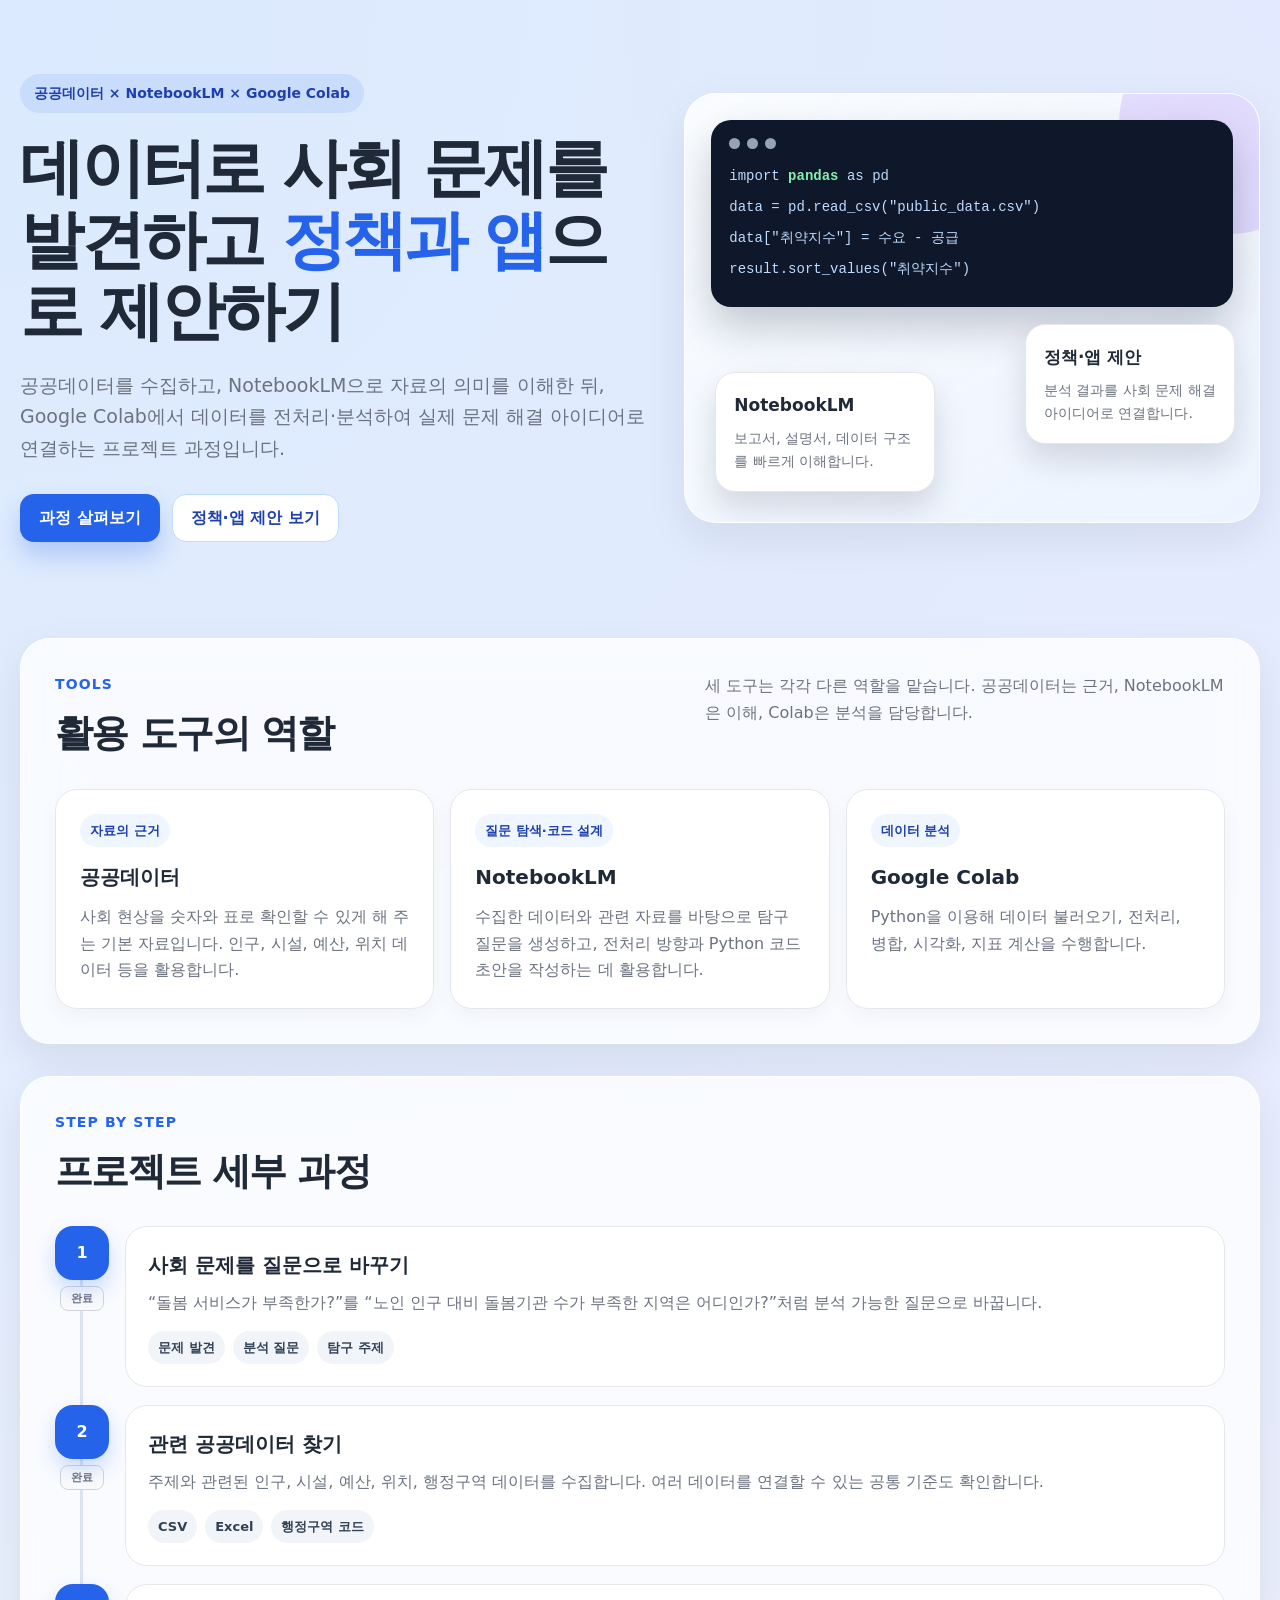
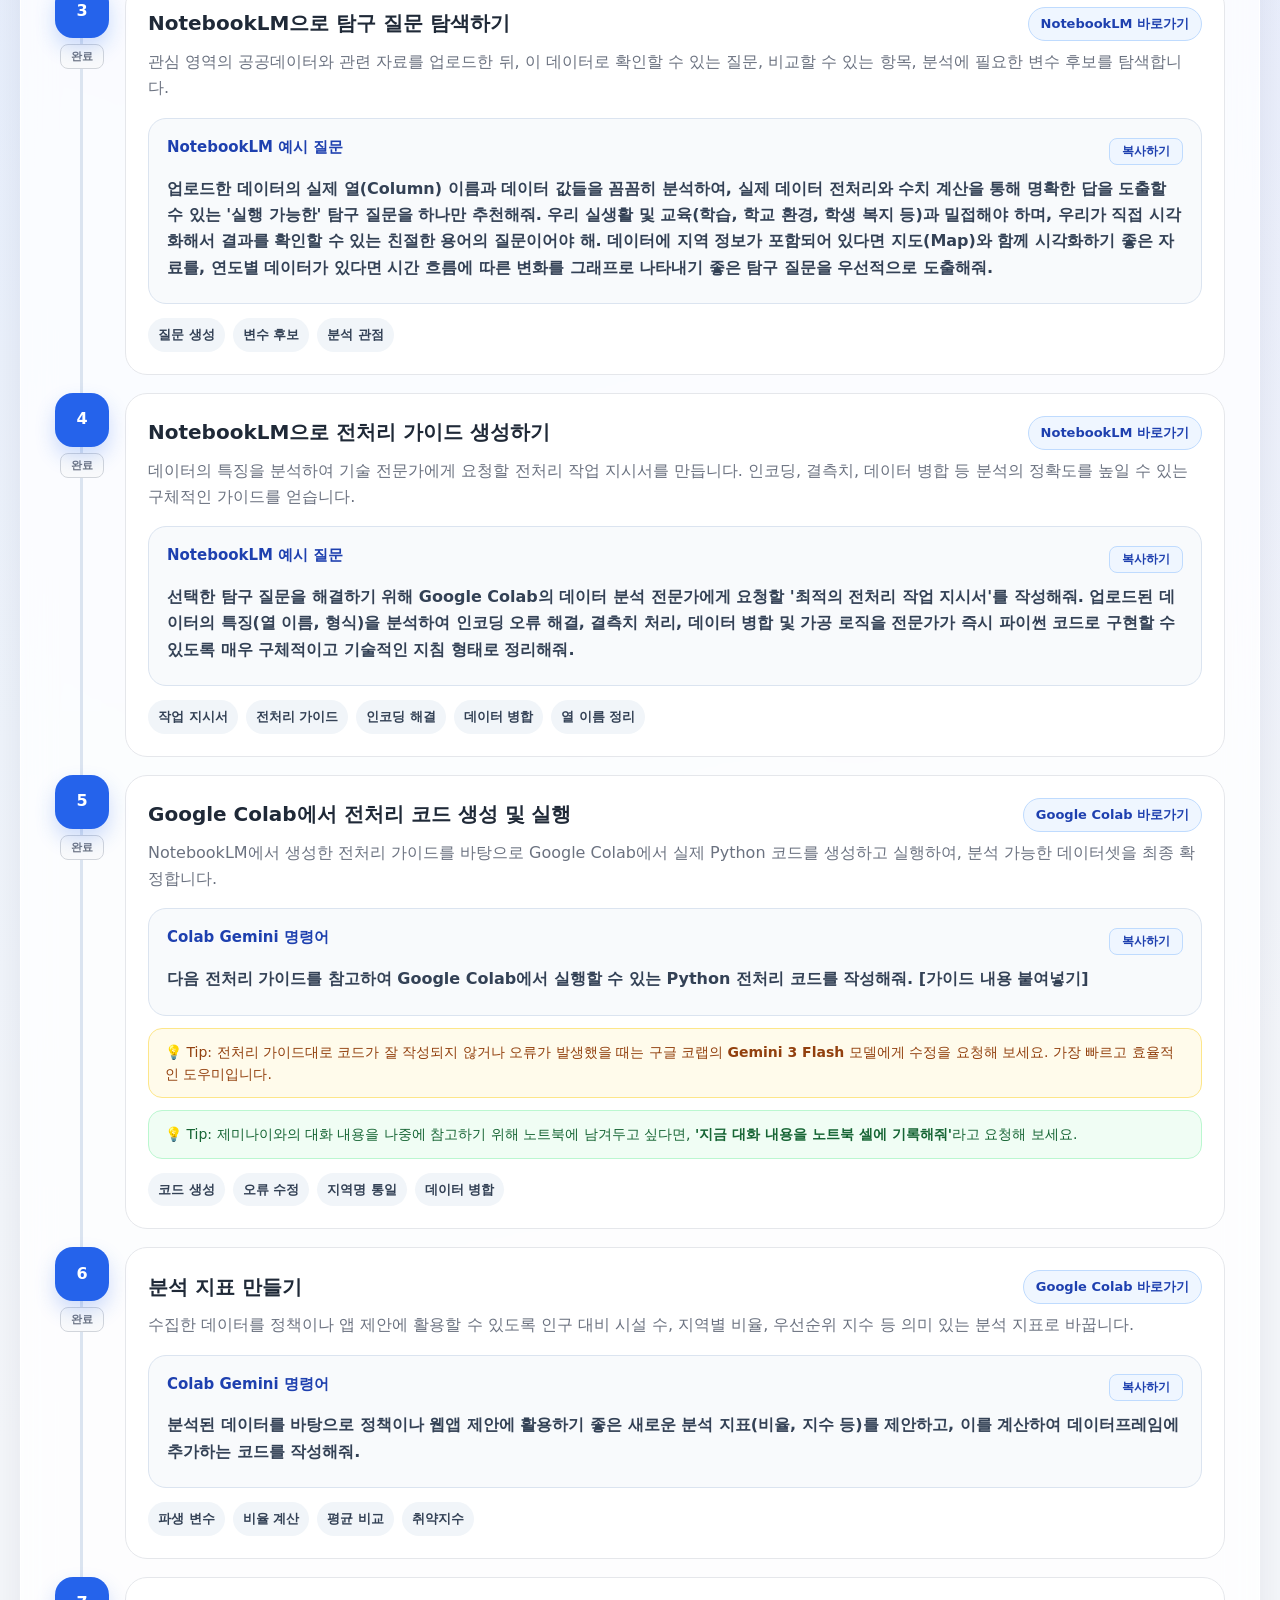
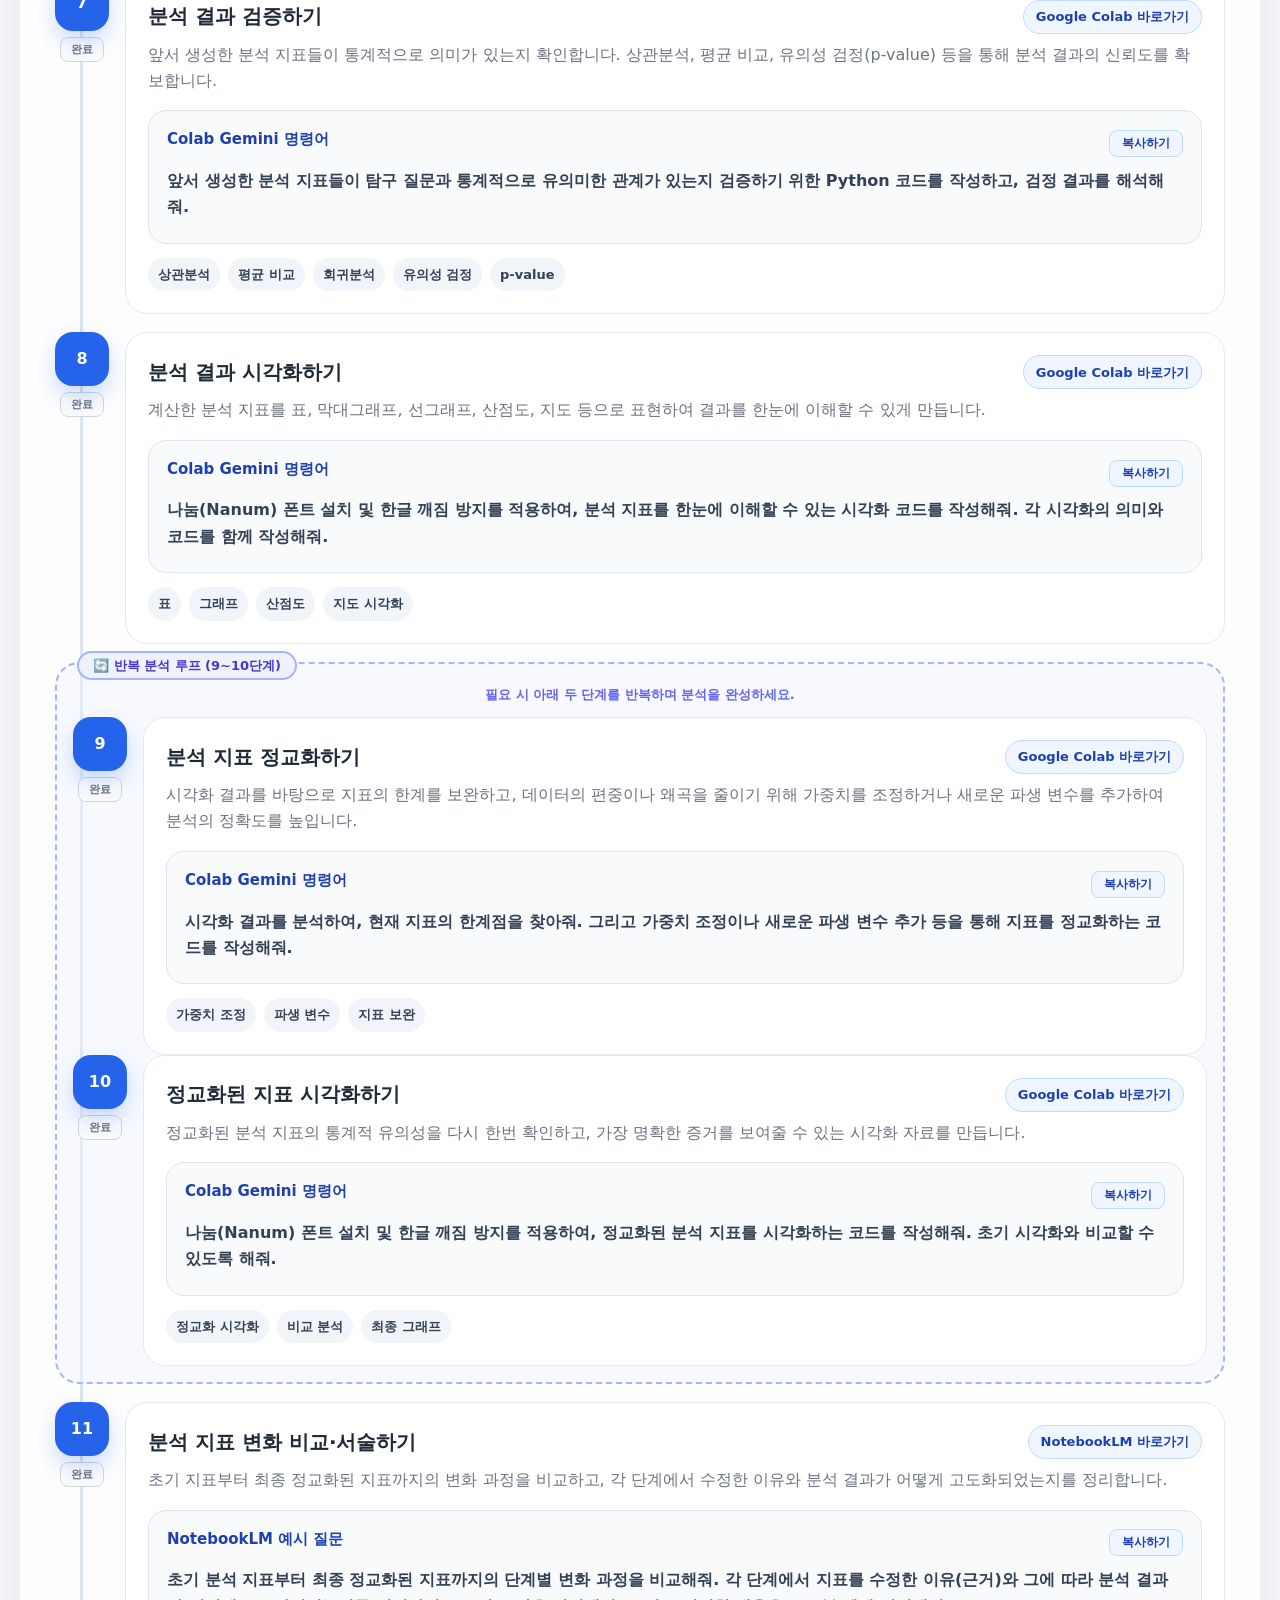
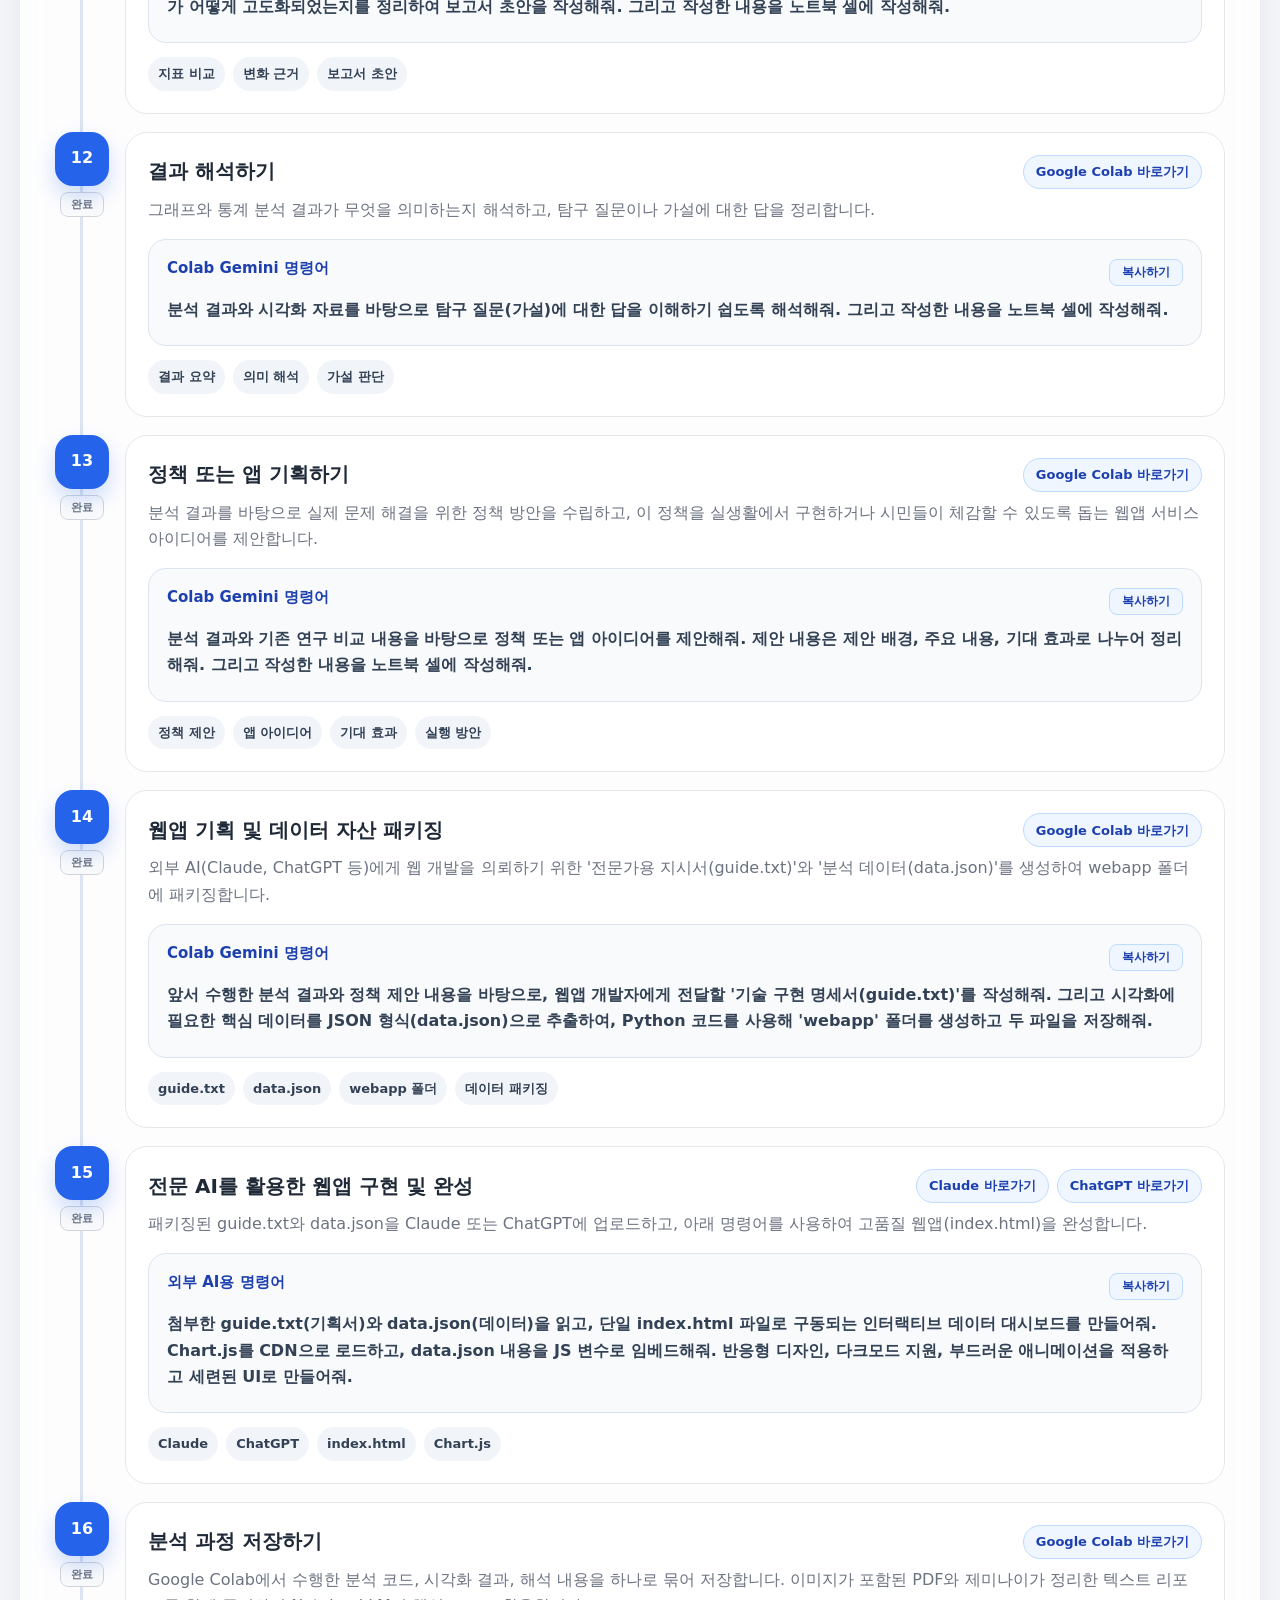
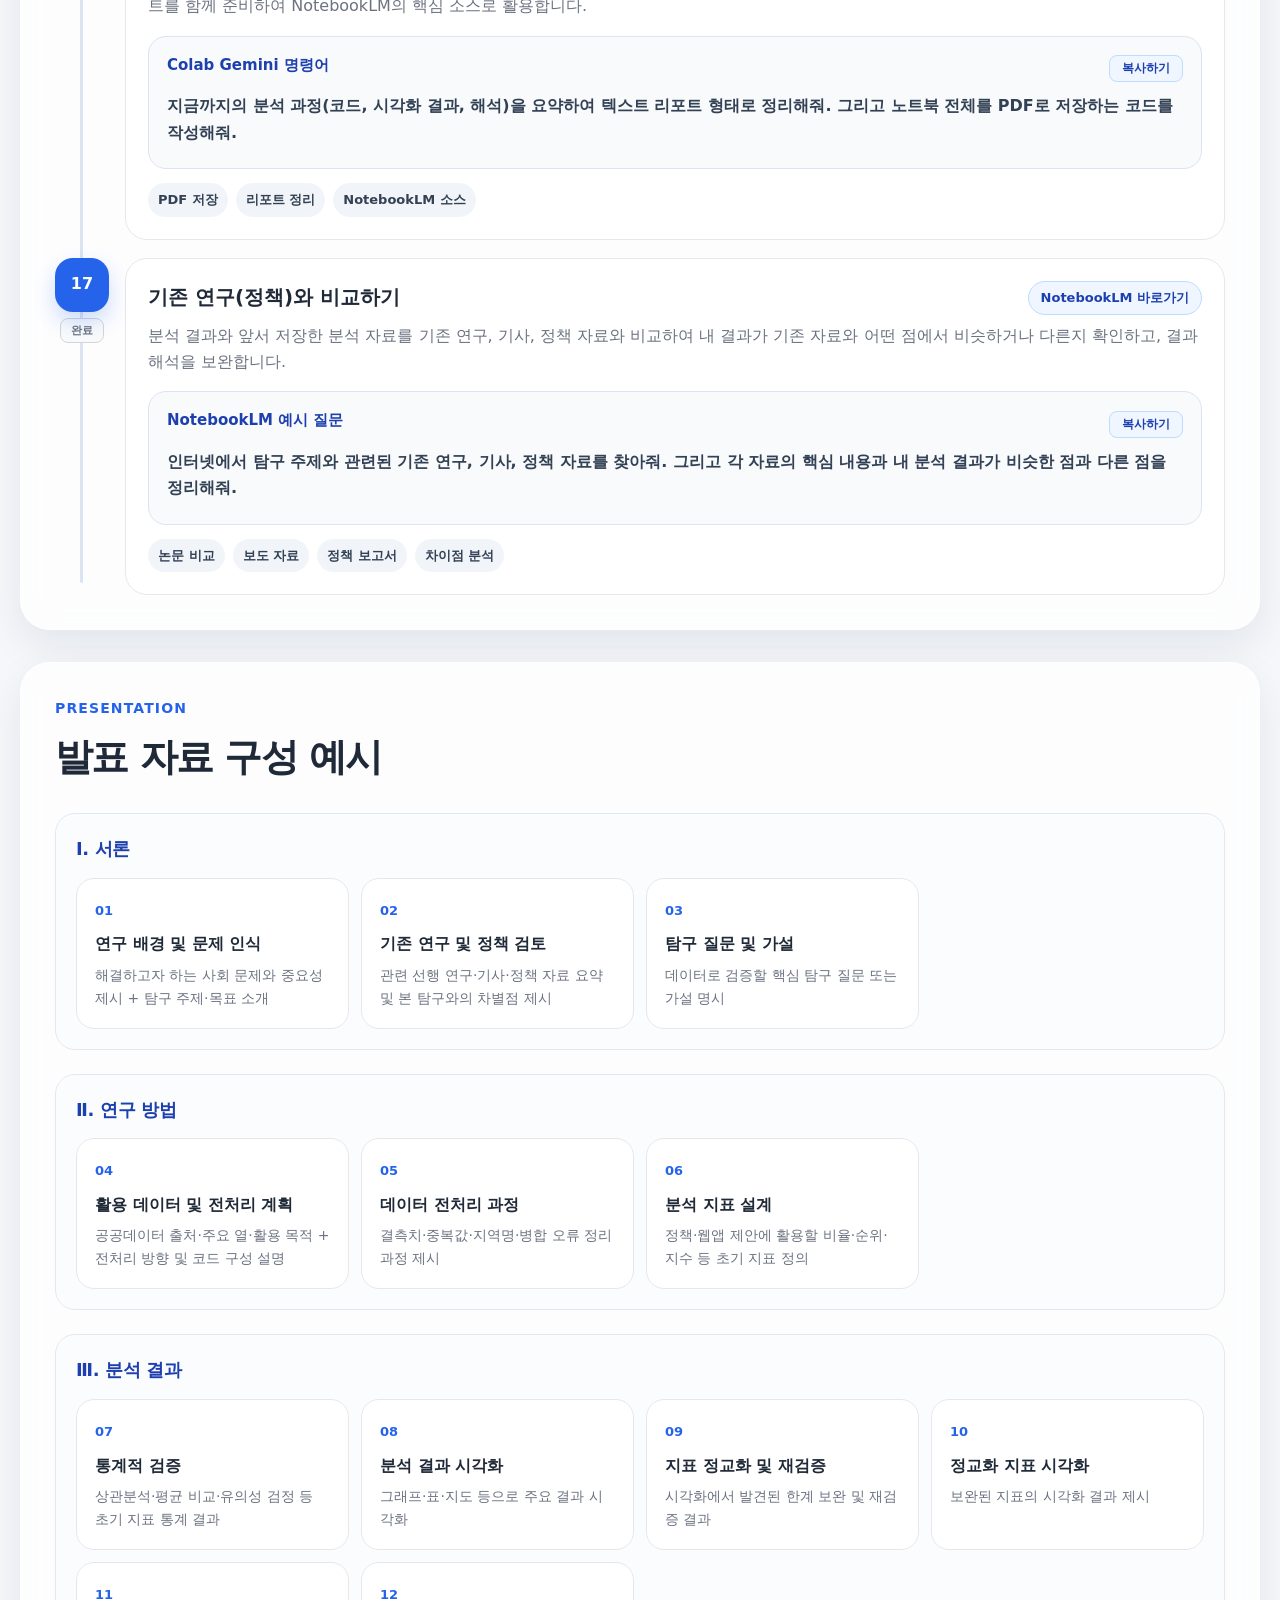
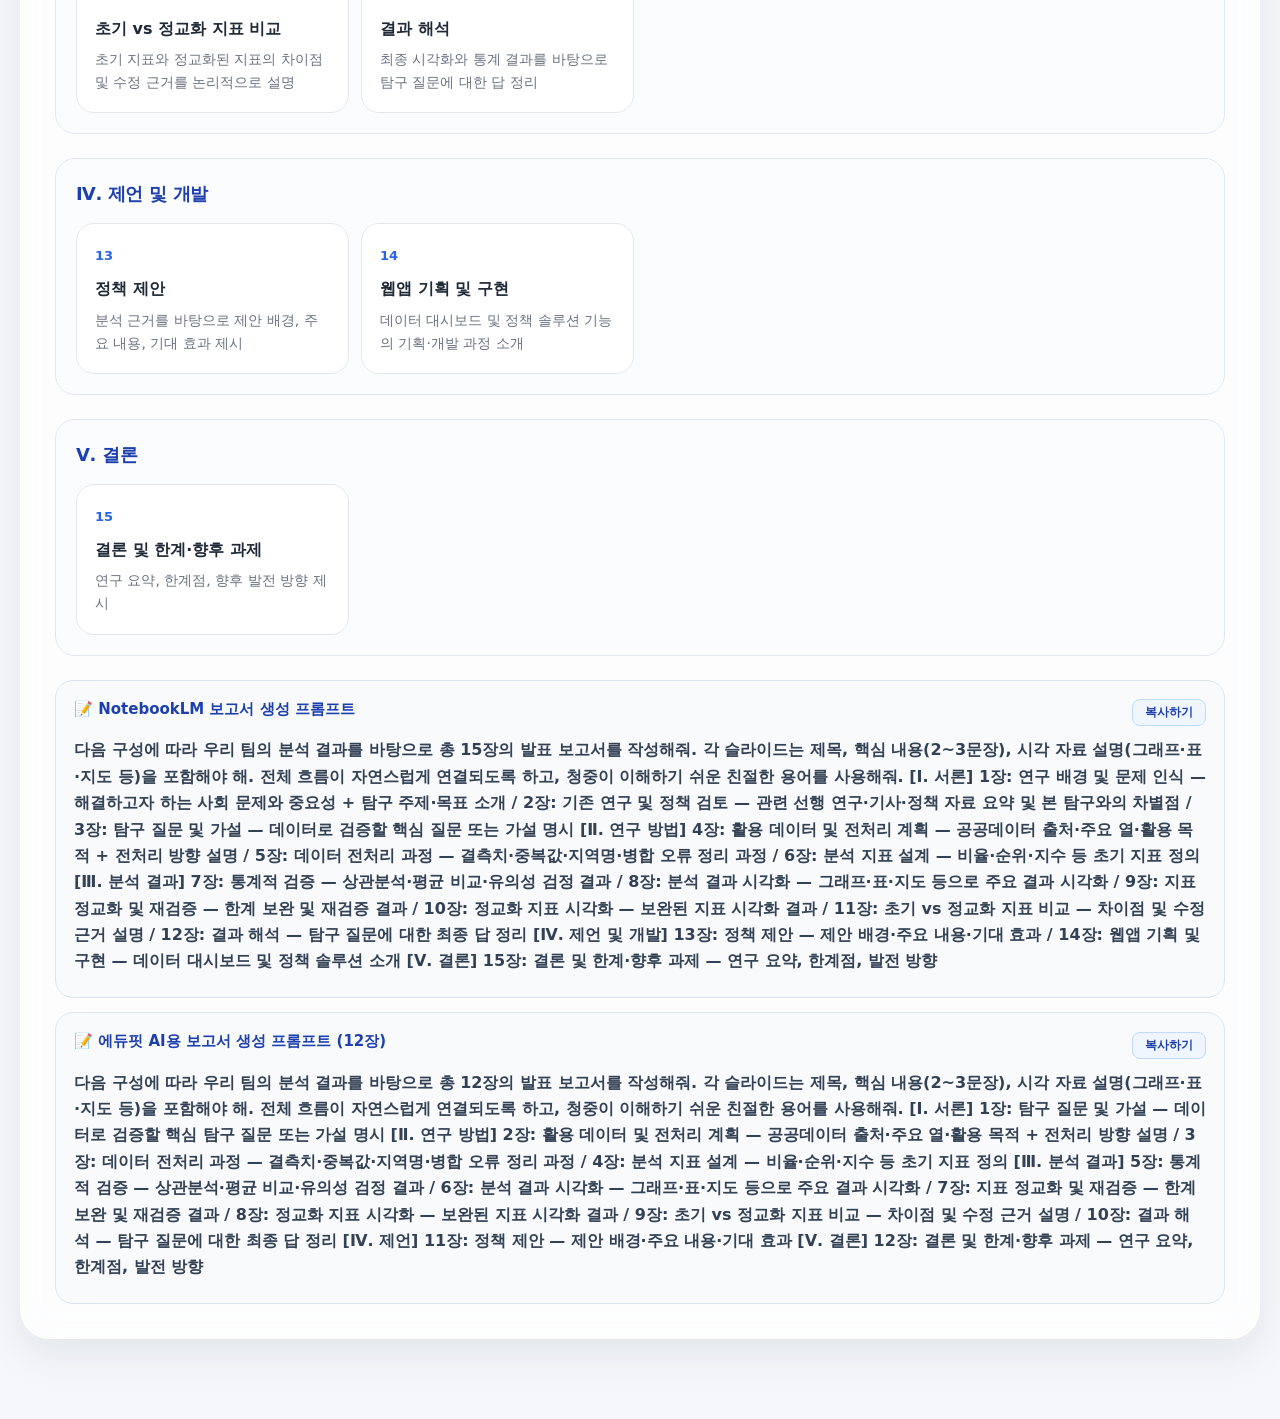
<file: projectInfo.html>
<!DOCTYPE html>
<html lang="ko">

<head>
    <meta charset="UTF-8" />
    <meta name="viewport" content="width=device-width, initial-scale=1.0" />
    <title>공공데이터 기반 정책·앱 제안 과정</title>
    <style>
        :root {
            --bg: #f5f7fb;
            --card: #ffffff;
            --text: #1f2937;
            --muted: #6b7280;
            --primary: #2563eb;
            --primary-dark: #1e40af;
            --green: #10b981;
            --orange: #f59e0b;
            --purple: #8b5cf6;
            --red: #ef4444;
            --line: #dbe4f0;
            --shadow: 0 16px 40px rgba(15, 23, 42, 0.08);
            --radius: 22px;
        }

        * {
            box-sizing: border-box;
        }

        body {
            margin: 0;
            font-family: "Pretendard", "Noto Sans KR", system-ui, -apple-system, BlinkMacSystemFont, sans-serif;
            background: radial-gradient(circle at top left, #dbeafe 0, transparent 32%),
                radial-gradient(circle at top right, #ede9fe 0, transparent 28%),
                var(--bg);
            color: var(--text);
            line-height: 1.65;
        }

        a {
            color: inherit;
        }

        .page {
            max-width: 1400px;
            margin: 0 auto;
            padding: 32px 20px 80px;
        }

        .hero {
            min-height: 560px;
            display: grid;
            grid-template-columns: 1.05fr 0.95fr;
            gap: 28px;
            align-items: center;
            padding: 42px 0 64px;
        }

        .badge {
            display: inline-flex;
            align-items: center;
            gap: 8px;
            padding: 8px 14px;
            border-radius: 999px;
            background: rgba(37, 99, 235, 0.1);
            color: var(--primary-dark);
            font-weight: 700;
            font-size: 14px;
            margin-bottom: 20px;
        }

        .hero h1 {
            margin: 0;
            font-size: clamp(36px, 5vw, 64px);
            line-height: 1.12;
            letter-spacing: -0.05em;
        }

        .hero h1 span {
            color: var(--primary);
        }

        .hero p {
            margin: 22px 0 0;
            font-size: 19px;
            color: var(--muted);
            max-width: 640px;
        }

        .hero-actions {
            display: flex;
            flex-wrap: wrap;
            gap: 12px;
            margin-top: 30px;
        }

        .button {
            display: inline-flex;
            align-items: center;
            justify-content: center;
            min-height: 48px;
            padding: 0 18px;
            border-radius: 14px;
            text-decoration: none;
            font-weight: 800;
            border: 1px solid transparent;
            transition: transform 0.2s ease, box-shadow 0.2s ease, background 0.2s ease;
        }

        .button.primary {
            color: white;
            background: var(--primary);
            box-shadow: 0 14px 24px rgba(37, 99, 235, 0.25);
        }

        .button.secondary {
            color: var(--primary-dark);
            background: white;
            border-color: #bfdbfe;
        }

        .button:hover {
            transform: translateY(-2px);
        }

        .hero-visual {
            position: relative;
            min-height: 430px;
            border-radius: 32px;
            background: linear-gradient(145deg, rgba(255, 255, 255, 0.85), rgba(239, 246, 255, 0.78));
            border: 1px solid rgba(255, 255, 255, 0.8);
            box-shadow: var(--shadow);
            padding: 26px;
            overflow: hidden;
        }

        .hero-visual::before {
            content: "";
            position: absolute;
            inset: -80px -80px auto auto;
            width: 220px;
            height: 220px;
            border-radius: 999px;
            background: rgba(139, 92, 246, 0.18);
        }

        .mini-window {
            position: relative;
            background: #0f172a;
            color: #e5e7eb;
            border-radius: 20px;
            padding: 18px;
            box-shadow: 0 20px 40px rgba(15, 23, 42, 0.22);
        }

        .window-dots {
            display: flex;
            gap: 7px;
            margin-bottom: 16px;
        }

        .window-dots span {
            width: 11px;
            height: 11px;
            border-radius: 50%;
            background: #94a3b8;
        }

        .code-line {
            font-family: Consolas, Monaco, monospace;
            font-size: 14px;
            margin: 8px 0;
            color: #bfdbfe;
        }

        .code-line strong {
            color: #86efac;
            font-weight: 700;
        }

        .floating-card {
            position: absolute;
            background: white;
            border-radius: 20px;
            padding: 18px;
            box-shadow: 0 16px 32px rgba(15, 23, 42, 0.14);
            border: 1px solid #e5e7eb;
        }

        .floating-card.one {
            left: 30px;
            bottom: 30px;
            width: 220px;
        }

        .floating-card.two {
            right: 24px;
            bottom: 78px;
            width: 210px;
        }

        .floating-card h3 {
            margin: 0 0 8px;
            font-size: 17px;
        }

        .floating-card p {
            margin: 0;
            color: var(--muted);
            font-size: 14px;
        }

        .section {
            margin-top: 32px;
            padding: 34px;
            background: rgba(255, 255, 255, 0.76);
            backdrop-filter: blur(16px);
            border: 1px solid rgba(255, 255, 255, 0.9);
            border-radius: 30px;
            box-shadow: var(--shadow);
        }

        .section-header {
            display: flex;
            justify-content: space-between;
            align-items: flex-start;
            gap: 20px;
            margin-bottom: 24px;
        }

        .section-kicker {
            color: var(--primary);
            font-weight: 900;
            font-size: 14px;
            letter-spacing: 0.08em;
            text-transform: uppercase;
            margin-bottom: 6px;
        }

        .section h2 {
            margin: 0;
            font-size: clamp(26px, 3vw, 38px);
            letter-spacing: -0.04em;
        }

        .section-desc {
            color: var(--muted);
            max-width: 520px;
            margin: 0;
        }

        .flow {
            display: grid;
            grid-template-columns: repeat(5, 1fr);
            gap: 14px;
        }

        .flow-card {
            position: relative;
            background: var(--card);
            border: 1px solid #e5e7eb;
            border-radius: var(--radius);
            padding: 22px;
            min-height: 170px;
            overflow: hidden;
        }

        .flow-card::after {
            content: attr(data-step);
            position: absolute;
            right: 16px;
            bottom: -12px;
            font-size: 72px;
            font-weight: 900;
            color: rgba(37, 99, 235, 0.08);
            line-height: 1;
        }

        .flow-icon {
            width: 46px;
            height: 46px;
            display: grid;
            place-items: center;
            border-radius: 15px;
            margin-bottom: 14px;
            font-size: 24px;
            background: #eff6ff;
        }

        .flow-card h3 {
            margin: 0 0 8px;
            font-size: 18px;
        }

        .flow-card p {
            margin: 0;
            color: var(--muted);
            font-size: 15px;
        }

        .tool-grid,
        .topic-grid,
        .proposal-grid {
            display: grid;
            grid-template-columns: repeat(3, 1fr);
            gap: 16px;
        }

        .tool-card,
        .topic-card,
        .proposal-card {
            background: white;
            border: 1px solid #e5e7eb;
            border-radius: var(--radius);
            padding: 24px;
            box-shadow: 0 8px 20px rgba(15, 23, 42, 0.04);
        }

        .tool-card h3,
        .topic-card h3,
        .proposal-card h3 {
            margin: 0 0 10px;
            font-size: 20px;
        }

        .tool-card p,
        .topic-card p,
        .proposal-card p {
            margin: 0;
            color: var(--muted);
        }

        .tool-card .label {
            display: inline-flex;
            margin-bottom: 14px;
            padding: 6px 10px;
            border-radius: 999px;
            font-size: 13px;
            font-weight: 800;
            background: #eff6ff;
            color: var(--primary-dark);
        }

        .timeline {
            position: relative;
            display: grid;
            gap: 18px;
        }

        .timeline::before {
            content: "";
            position: absolute;
            left: 25px;
            top: 12px;
            bottom: 12px;
            width: 3px;
            background: var(--line);
            border-radius: 999px;
        }

        .timeline-item {
            display: grid;
            grid-template-columns: 54px 1fr;
            gap: 16px;
            position: relative;
        }

        .timeline-number {
            position: relative;
            z-index: 1;
            width: 54px;
            height: 54px;
            display: grid;
            place-items: center;
            border-radius: 18px;
            background: var(--primary);
            color: white;
            font-weight: 900;
            box-shadow: 0 10px 20px rgba(37, 99, 235, 0.22);
        }

        .timeline-content {
            background: white;
            border: 1px solid #e5e7eb;
            border-radius: var(--radius);
            padding: 22px;
        }

        .timeline-content h3 {
            margin: 0 0 8px;
            font-size: 20px;
        }

        .timeline-title-row {
            display: flex;
            align-items: center;
            justify-content: space-between;
            gap: 12px;
            margin-bottom: 8px;
            flex-wrap: wrap;
        }

        .timeline-title-row h3 {
            margin: 0;
        }

        .timeline-number-wrapper {
            display: flex;
            flex-direction: column;
            align-items: center;
            gap: 6px;
        }

        .step-check-btn {
            padding: 4px 10px;
            border-radius: 8px;
            border: 1px solid #d1d5db;
            background: #f9fafb;
            color: #6b7280;
            font-size: 11px;
            font-weight: 700;
            cursor: pointer;
            transition: all 0.2s;
            white-space: nowrap;
        }

        .step-check-btn:hover {
            background: #e0f2fe;
            border-color: #93c5fd;
            color: var(--primary);
        }

        .timeline-item.completed {
            opacity: 0.45;
        }

        .timeline-item.completed .timeline-number {
            background: #9ca3af;
            box-shadow: none;
        }

        .timeline-item.completed .step-check-btn {
            background: #d1fae5;
            border-color: #6ee7b7;
            color: #065f46;
        }

        .small-link {
            display: inline-flex;
            align-items: center;
            justify-content: center;
            min-height: 34px;
            padding: 0 12px;
            border-radius: 999px;
            border: 1px solid #bfdbfe;
            background: #eff6ff;
            color: var(--primary-dark);
            text-decoration: none;
            font-size: 13px;
            font-weight: 800;
            white-space: nowrap;
        }

        .timeline-content p {
            margin: 0;
            color: var(--muted);
        }

        .tag-list {
            display: flex;
            flex-wrap: wrap;
            gap: 8px;
            margin-top: 14px;
        }

        .prompt-header {
            display: flex;
            justify-content: space-between;
            align-items: center;
            margin-bottom: 8px;
        }

        .copy-btn {
            padding: 4px 12px;
            border-radius: 8px;
            border: 1px solid #bfdbfe;
            background: #eff6ff;
            color: var(--primary-dark);
            font-size: 12px;
            font-weight: 800;
            cursor: pointer;
            transition: background 0.2s;
        }

        .copy-btn:hover {
            background: #dbeafe;
        }

        .prompt-examples {
            margin-top: 16px;
            padding: 16px 18px;
            border-radius: 18px;
            background: #f8fafc;
            border: 1px solid #dbe4f0;
        }

        .prompt-examples strong {
            display: block;
            margin-bottom: 8px;
            color: #1e40af;
            font-size: 15px;
        }

        .prompt-examples p {
            margin: 6px 0;
            color: #334155;
            font-weight: 700;
        }

        .tip-text {
            margin-top: 12px;
            padding: 12px 16px;
            border-radius: 14px;
            background: #f0fdf4;
            border: 1px solid #bbf7d0;
            color: #166534;
            font-size: 14px;
            line-height: 1.6;
        }

        .tip-text.flash {
            background: #fffbeb;
            border-color: #fde68a;
            color: #92400e;
        }

        .tag {
            display: inline-flex;
            padding: 6px 10px;
            border-radius: 999px;
            background: #f1f5f9;
            color: #334155;
            font-size: 13px;
            font-weight: 700;
        }

        .loop-group {
            position: relative;
            border: 2px dashed #a5b4fc;
            border-radius: 24px;
            padding: 20px 16px 16px;
            background: rgba(238, 242, 255, 0.4);
        }

        .loop-group::before {
            content: "🔄 반복 분석 루프 (9~10단계)";
            position: absolute;
            top: -13px;
            left: 20px;
            background: #eef2ff;
            padding: 2px 14px;
            border-radius: 999px;
            font-size: 13px;
            font-weight: 800;
            color: #4338ca;
            border: 2px solid #a5b4fc;
        }

        .loop-group-desc {
            text-align: center;
            color: #6366f1;
            font-size: 13px;
            font-weight: 700;
            margin-bottom: 12px;
        }

        .table-wrap {
            overflow-x: auto;
            border-radius: var(--radius);
            border: 1px solid #e5e7eb;
            background: white;
        }

        table {
            width: 100%;
            border-collapse: collapse;
            min-width: 760px;
        }

        th,
        td {
            padding: 16px 18px;
            border-bottom: 1px solid #e5e7eb;
            text-align: left;
            vertical-align: top;
        }

        th {
            background: #f8fafc;
            color: #334155;
            font-size: 14px;
        }

        td {
            color: #4b5563;
        }

        tr:last-child td {
            border-bottom: 0;
        }

        .example-box {
            display: grid;
            grid-template-columns: 0.9fr 1.1fr;
            gap: 18px;
            align-items: stretch;
        }

        .problem-panel,
        .solution-panel {
            border-radius: 26px;
            padding: 28px;
            color: white;
            min-height: 330px;
        }

        .problem-panel {
            background: linear-gradient(135deg, #1e3a8a, #2563eb);
        }

        .solution-panel {
            background: linear-gradient(135deg, #065f46, #10b981);
        }

        .problem-panel h3,
        .solution-panel h3 {
            margin: 0 0 12px;
            font-size: 25px;
        }

        .problem-panel p,
        .solution-panel p {
            margin: 0 0 18px;
            color: rgba(255, 255, 255, 0.88);
        }

        .white-list {
            margin: 0;
            padding-left: 20px;
        }

        .white-list li {
            margin: 8px 0;
        }

        .proposal-grid {
            grid-template-columns: repeat(2, 1fr);
        }

        .proposal-card.policy {
            border-top: 6px solid var(--orange);
        }

        .proposal-card.app {
            border-top: 6px solid var(--purple);
        }

        .metric-grid {
            display: grid;
            grid-template-columns: repeat(4, 1fr);
            gap: 14px;
            margin-top: 20px;
        }

        .metric {
            background: #f8fafc;
            border: 1px solid #e2e8f0;
            border-radius: 18px;
            padding: 18px;
        }

        .metric strong {
            display: block;
            font-size: 24px;
            color: var(--primary);
            margin-bottom: 6px;
        }

        .metric span {
            color: var(--muted);
            font-size: 14px;
        }

        .slide-container {
            counter-reset: slide;
            display: flex;
            flex-direction: column;
            gap: 24px;
        }

        .slide-section {
            background: rgba(248, 250, 252, 0.6);
            border: 1px solid #e2e8f0;
            border-radius: 20px;
            padding: 20px;
        }

        .slide-section-title {
            margin: 0 0 14px;
            font-size: 18px;
            color: var(--primary-dark);
            letter-spacing: -0.02em;
        }

        .slide-list {
            display: grid;
            grid-template-columns: repeat(auto-fill, minmax(240px, 1fr));
            gap: 12px;
        }

        .slide-card {
            counter-increment: slide;
            background: white;
            border: 1px solid #e5e7eb;
            border-radius: 18px;
            padding: 18px;
            min-height: 122px;
        }

        .slide-card::before {
            content: counter(slide, decimal-leading-zero);
            display: inline-flex;
            margin-bottom: 10px;
            color: var(--primary);
            font-weight: 900;
            font-size: 13px;
        }

        .slide-card h3 {
            margin: 0 0 6px;
            font-size: 16px;
        }

        .slide-card p {
            margin: 0;
            color: var(--muted);
            font-size: 14px;
        }

        .final-message {
            text-align: center;
            padding: 56px 24px;
            border-radius: 32px;
            background: linear-gradient(135deg, #111827, #1e3a8a);
            color: white;
            margin-top: 32px;
            box-shadow: var(--shadow);
        }

        .final-message h2 {
            margin: 0 0 16px;
            font-size: clamp(28px, 4vw, 44px);
            letter-spacing: -0.04em;
        }

        .final-message p {
            margin: 0 auto;
            max-width: 800px;
            color: rgba(255, 255, 255, 0.84);
            font-size: 18px;
        }

        @media (max-width: 960px) {

            .hero,
            .example-box {
                grid-template-columns: 1fr;
            }

            .hero {
                min-height: auto;
            }

            .flow,
            .tool-grid,
            .topic-grid,
            .proposal-grid,
            .metric-grid {
                grid-template-columns: repeat(2, 1fr);
            }

            .slide-list {
                grid-template-columns: repeat(3, 1fr);
            }
        }

        @media (max-width: 640px) {
            .page {
                padding: 20px 14px 56px;
            }

            .section {
                padding: 24px 18px;
                border-radius: 24px;
            }

            .section-header {
                display: block;
            }

            .section-desc {
                margin-top: 10px;
            }

            .flow,
            .tool-grid,
            .topic-grid,
            .proposal-grid,
            .metric-grid,
            .slide-list {
                grid-template-columns: 1fr;
            }

            .hero-visual {
                min-height: 520px;
            }

            .floating-card.one,
            .floating-card.two {
                position: relative;
                left: auto;
                right: auto;
                bottom: auto;
                width: 100%;
                margin-top: 14px;
            }
        }

        @media print {
            body {
                background: white;
            }

            .page {
                max-width: none;
                padding: 0;
            }

            .hero,
            .section,
            .final-message {
                box-shadow: none;
                break-inside: avoid;
            }

            .button {
                display: none;
            }
        }
    </style>
</head>

<body>
    <main class="page">
        <section class="hero">
            <div>
                <div class="badge">공공데이터 × NotebookLM × Google Colab</div>
                <h1>데이터로 사회 문제를 발견하고 <span>정책과 앱</span>으로 제안하기</h1>
                <p>
                    공공데이터를 수집하고, NotebookLM으로 자료의 의미를 이해한 뒤,
                    Google Colab에서 데이터를 전처리·분석하여 실제 문제 해결 아이디어로 연결하는 프로젝트 과정입니다.
                </p>
                <div class="hero-actions">
                    <a class="button primary" href="#process">과정 살펴보기</a>
                    <a class="button secondary" href="#proposal">정책·앱 제안 보기</a>
                </div>
            </div>

            <div class="hero-visual" aria-label="분석 과정 시각화">
                <div class="mini-window">
                    <div class="window-dots"><span></span><span></span><span></span></div>
                    <div class="code-line">import <strong>pandas</strong> as pd</div>
                    <div class="code-line">data = pd.read_csv("public_data.csv")</div>
                    <div class="code-line">data["취약지수"] = 수요 - 공급</div>
                    <div class="code-line">result.sort_values("취약지수")</div>
                </div>
                <div class="floating-card one">
                    <h3>NotebookLM</h3>
                    <p>보고서, 설명서, 데이터 구조를 빠르게 이해합니다.</p>
                </div>
                <div class="floating-card two">
                    <h3>정책·앱 제안</h3>
                    <p>분석 결과를 사회 문제 해결 아이디어로 연결합니다.</p>
                </div>
            </div>
        </section>

        <section class="section">
            <div class="section-header">
                <div>
                    <div class="section-kicker">Tools</div>
                    <h2>활용 도구의 역할</h2>
                </div>
                <p class="section-desc">
                    세 도구는 각각 다른 역할을 맡습니다. 공공데이터는 근거, NotebookLM은 이해, Colab은 분석을 담당합니다.
                </p>
            </div>

            <div class="tool-grid">
                <article class="tool-card">
                    <span class="label">자료의 근거</span>
                    <h3>공공데이터</h3>
                    <p>사회 현상을 숫자와 표로 확인할 수 있게 해 주는 기본 자료입니다. 인구, 시설, 예산, 위치 데이터 등을 활용합니다.</p>
                </article>
                <article class="tool-card">
                    <span class="label">질문 탐색·코드 설계</span>
                    <h3>NotebookLM</h3>
                    <p>수집한 데이터와 관련 자료를 바탕으로 탐구 질문을 생성하고, 전처리 방향과 Python 코드 초안을 작성하는 데 활용합니다.</p>
                </article>
                <article class="tool-card">
                    <span class="label">데이터 분석</span>
                    <h3>Google Colab</h3>
                    <p>Python을 이용해 데이터 불러오기, 전처리, 병합, 시각화, 지표 계산을 수행합니다.</p>
                </article>
            </div>
        </section>

        <section class="section">
            <div class="section-header">
                <div>
                    <div class="section-kicker">Step by Step</div>
                    <h2>프로젝트 세부 과정</h2>
                </div>
            </div>

            <div class="timeline">
                <div class="timeline-item">
                    <div class="timeline-number">1</div>
                    <div class="timeline-content">
                        <h3>사회 문제를 질문으로 바꾸기</h3>
                        <p>“돌봄 서비스가 부족한가?”를 “노인 인구 대비 돌봄기관 수가 부족한 지역은 어디인가?”처럼 분석 가능한 질문으로 바꿉니다.</p>
                        <div class="tag-list">
                            <span class="tag">문제 발견</span>
                            <span class="tag">분석 질문</span>
                            <span class="tag">탐구 주제</span>
                        </div>
                    </div>
                </div>

                <div class="timeline-item">
                    <div class="timeline-number">2</div>
                    <div class="timeline-content">
                        <h3>관련 공공데이터 찾기</h3>
                        <p>주제와 관련된 인구, 시설, 예산, 위치, 행정구역 데이터를 수집합니다. 여러 데이터를 연결할 수 있는 공통 기준도 확인합니다.</p>
                        <div class="tag-list">
                            <span class="tag">CSV</span>
                            <span class="tag">Excel</span>
                            <span class="tag">행정구역 코드</span>
                        </div>
                    </div>
                </div>

                <div class="timeline-item">
                    <div class="timeline-number">3</div>
                    <div class="timeline-content">
                        <div class="timeline-title-row">
                            <h3>NotebookLM으로 탐구 질문 탐색하기</h3>
                            <a class="small-link" href="https://notebooklm.google.com/" target="_blank"
                                rel="noopener noreferrer">NotebookLM 바로가기</a>
                        </div>
                        <p>관심 영역의 공공데이터와 관련 자료를 업로드한 뒤, 이 데이터로 확인할 수 있는 질문, 비교할 수 있는 항목, 분석에 필요한 변수 후보를 탐색합니다.</p>
                        <div class="prompt-examples">
                            <div class="prompt-header">
                                <strong>NotebookLM 예시 질문</strong>
                                <button class="copy-btn" onclick="copyPrompt(this)">복사하기</button>
                            </div>
                            <p>업로드한 데이터의 실제 열(Column) 이름과 데이터 값들을 꼼꼼히 분석하여, 실제 데이터 전처리와 수치 계산을 통해 명확한 답을 도출할 수 있는 '실행 가능한' 탐구 질문을 하나만 추천해줘. 우리 실생활 및 교육(학습, 학교 환경, 학생 복지 등)과 밀접해야 하며, 우리가 직접 시각화해서 결과를 확인할 수 있는 친절한 용어의 질문이어야 해. 데이터에 지역 정보가 포함되어 있다면 지도(Map)와 함께 시각화하기 좋은 자료를, 연도별 데이터가 있다면 시간 흐름에 따른 변화를 그래프로 나타내기 좋은 탐구 질문을 우선적으로 도출해줘.</p>
                        </div>
                        <div class="tag-list">
                            <span class="tag">질문 생성</span>
                            <span class="tag">변수 후보</span>
                            <span class="tag">분석 관점</span>
                        </div>
                    </div>
                </div>

                <div class="timeline-item">
                    <div class="timeline-number">4</div>
                    <div class="timeline-content">
                        <div class="timeline-title-row">
                            <h3>NotebookLM으로 전처리 가이드 생성하기</h3>
                            <a class="small-link" href="https://notebooklm.google.com/" target="_blank"
                                rel="noopener noreferrer">NotebookLM 바로가기</a>
                        </div>
                        <p>데이터의 특징을 분석하여 기술 전문가에게 요청할 전처리 작업 지시서를 만듭니다. 인코딩, 결측치, 데이터 병합 등 분석의 정확도를 높일 수 있는 구체적인 가이드를 얻습니다.</p>
                        <div class="prompt-examples">
                            <div class="prompt-header">
                                <strong>NotebookLM 예시 질문</strong>
                                <button class="copy-btn" onclick="copyPrompt(this)">복사하기</button>
                            </div>
                            <p>선택한 탐구 질문을 해결하기 위해 Google Colab의 데이터 분석 전문가에게 요청할 '최적의 전처리 작업 지시서'를 작성해줘. 업로드된 데이터의 특징(열 이름, 형식)을 분석하여 인코딩 오류 해결, 결측치 처리, 데이터 병합 및 가공 로직을 전문가가 즉시 파이썬 코드로 구현할 수 있도록 매우 구체적이고 기술적인 지침 형태로 정리해줘.</p>
                        </div>
                        <div class="tag-list">
                            <span class="tag">작업 지시서</span>
                            <span class="tag">전처리 가이드</span>
                            <span class="tag">인코딩 해결</span>
                            <span class="tag">데이터 병합</span>
                            <span class="tag">열 이름 정리</span>
                        </div>
                    </div>
                </div>

                <div class="timeline-item">
                    <div class="timeline-number">5</div>
                    <div class="timeline-content">
                        <div class="timeline-title-row">
                            <h3>Google Colab에서 전처리 코드 생성 및 실행</h3>
                            <a class="small-link" href="https://colab.research.google.com/?hl=ko" target="_blank"
                                rel="noopener noreferrer">Google Colab 바로가기</a>
                        </div>
                        <p>NotebookLM에서 생성한 전처리 가이드를 바탕으로 Google Colab에서 실제 Python 코드를 생성하고 실행하여, 분석 가능한 데이터셋을 최종 확정합니다.</p>
                        <div class="prompt-examples">
                            <div class="prompt-header">
                                <strong>Colab Gemini 명령어</strong>
                                <button class="copy-btn" onclick="copyPrompt(this)">복사하기</button>
                            </div>
                            <p>다음 전처리 가이드를 참고하여 Google Colab에서 실행할 수 있는 Python 전처리 코드를 작성해줘. [가이드 내용 붙여넣기]</p>
                        </div>
                        <div class="tip-text flash">💡 Tip: 전처리 가이드대로 코드가 잘 작성되지 않거나 오류가 발생했을 때는 구글 코랩의 <b>Gemini 3 Flash</b> 모델에게 수정을 요청해 보세요. 가장 빠르고 효율적인 도우미입니다.</div>
                        <div class="tip-text">💡 Tip: 제미나이와의 대화 내용을 나중에 참고하기 위해 노트북에 남겨두고 싶다면, <b>'지금 대화 내용을 노트북 셀에 기록해줘'</b>라고 요청해 보세요.</div>
                        <div class="tag-list">
                            <span class="tag">코드 생성</span>
                            <span class="tag">오류 수정</span>
                            <span class="tag">지역명 통일</span>
                            <span class="tag">데이터 병합</span>
                        </div>
                    </div>
                </div>

                <div class="timeline-item">
                    <div class="timeline-number">6</div>
                    <div class="timeline-content">
                        <div class="timeline-title-row">
                            <h3>분석 지표 만들기</h3>
                            <a class="small-link" href="https://colab.research.google.com/?hl=ko" target="_blank"
                                rel="noopener noreferrer">Google Colab 바로가기</a>
                        </div>
                        <p>수집한 데이터를 정책이나 앱 제안에 활용할 수 있도록 인구 대비 시설 수, 지역별 비율, 우선순위 지수 등 의미 있는 분석 지표로 바꿉니다.</p>
                        <div class="prompt-examples">
                            <div class="prompt-header">
                                <strong>Colab Gemini 명령어</strong>
                                <button class="copy-btn" onclick="copyPrompt(this)">복사하기</button>
                            </div>
                            <p>분석된 데이터를 바탕으로 정책이나 웹앱 제안에 활용하기 좋은 새로운 분석 지표(비율, 지수 등)를 제안하고, 이를 계산하여 데이터프레임에 추가하는 코드를 작성해줘.</p>
                        </div>
                        <div class="tag-list">
                            <span class="tag">파생 변수</span>
                            <span class="tag">비율 계산</span>
                            <span class="tag">평균 비교</span>
                            <span class="tag">취약지수</span>
                        </div>
                    </div>
                </div>

                <div class="timeline-item">
                    <div class="timeline-number">7</div>
                    <div class="timeline-content">
                        <div class="timeline-title-row">
                            <h3>분석 결과 검증하기</h3>
                            <a class="small-link" href="https://colab.research.google.com/?hl=ko" target="_blank"
                                rel="noopener noreferrer">Google Colab 바로가기</a>
                        </div>
                        <p>앞서 생성한 분석 지표들이 통계적으로 의미가 있는지 확인합니다. 상관분석, 평균 비교, 유의성 검정(p-value) 등을 통해 분석 결과의 신뢰도를 확보합니다.</p>
                        <div class="prompt-examples">
                            <div class="prompt-header">
                                <strong>Colab Gemini 명령어</strong>
                                <button class="copy-btn" onclick="copyPrompt(this)">복사하기</button>
                            </div>
                            <p>앞서 생성한 분석 지표들이 탐구 질문과 통계적으로 유의미한 관계가 있는지 검증하기 위한 Python 코드를 작성하고, 검정 결과를 해석해줘.</p>
                        </div>
                        <div class="tag-list">
                            <span class="tag">상관분석</span>
                            <span class="tag">평균 비교</span>
                            <span class="tag">회귀분석</span>
                            <span class="tag">유의성 검정</span>
                            <span class="tag">p-value</span>
                        </div>
                    </div>
                </div>

                <div class="timeline-item">
                    <div class="timeline-number">8</div>
                    <div class="timeline-content">
                        <div class="timeline-title-row">
                            <h3>분석 결과 시각화하기</h3>
                            <a class="small-link" href="https://colab.research.google.com/?hl=ko" target="_blank"
                                rel="noopener noreferrer">Google Colab 바로가기</a>
                        </div>
                        <p>계산한 분석 지표를 표, 막대그래프, 선그래프, 산점도, 지도 등으로 표현하여 결과를 한눈에 이해할 수 있게 만듭니다.</p>
                        <div class="prompt-examples">
                            <div class="prompt-header">
                                <strong>Colab Gemini 명령어</strong>
                                <button class="copy-btn" onclick="copyPrompt(this)">복사하기</button>
                            </div>
                            <p>나눔(Nanum) 폰트 설치 및 한글 깨짐 방지를 적용하여, 분석 지표를 한눈에 이해할 수 있는 시각화 코드를 작성해줘. 각 시각화의 의미와 코드를 함께 작성해줘.</p>
                        </div>
                        <div class="tag-list">
                            <span class="tag">표</span>
                            <span class="tag">그래프</span>
                            <span class="tag">산점도</span>
                            <span class="tag">지도 시각화</span>
                        </div>
                    </div>
                </div>

                <div class="loop-group">
                    <div class="loop-group-desc">필요 시 아래 두 단계를 반복하며 분석을 완성하세요.</div>

                    <div class="timeline-item">
                        <div class="timeline-number">9</div>
                        <div class="timeline-content">
                            <div class="timeline-title-row">
                                <h3>분석 지표 정교화하기</h3>
                                <a class="small-link" href="https://colab.research.google.com/?hl=ko" target="_blank"
                                    rel="noopener noreferrer">Google Colab 바로가기</a>
                            </div>
                            <p>시각화 결과를 바탕으로 지표의 한계를 보완하고, 데이터의 편중이나 왜곡을 줄이기 위해 가중치를 조정하거나 새로운 파생 변수를 추가하여 분석의 정확도를 높입니다.</p>
                            <div class="prompt-examples">
                                <div class="prompt-header">
                                    <strong>Colab Gemini 명령어</strong>
                                    <button class="copy-btn" onclick="copyPrompt(this)">복사하기</button>
                                </div>
                                <p>시각화 결과를 분석하여, 현재 지표의 한계점을 찾아줘. 그리고 가중치 조정이나 새로운 파생 변수 추가 등을 통해 지표를 정교화하는 코드를 작성해줘.</p>
                            </div>
                            <div class="tag-list">
                                <span class="tag">가중치 조정</span>
                                <span class="tag">파생 변수</span>
                                <span class="tag">지표 보완</span>
                            </div>
                        </div>
                    </div>

                    <div class="timeline-item">
                        <div class="timeline-number">10</div>
                        <div class="timeline-content">
                            <div class="timeline-title-row">
                                <h3>정교화된 지표 시각화하기</h3>
                                <a class="small-link" href="https://colab.research.google.com/?hl=ko" target="_blank"
                                    rel="noopener noreferrer">Google Colab 바로가기</a>
                            </div>
                            <p>정교화된 분석 지표의 통계적 유의성을 다시 한번 확인하고, 가장 명확한 증거를 보여줄 수 있는 시각화 자료를 만듭니다.</p>
                            <div class="prompt-examples">
                                <div class="prompt-header">
                                    <strong>Colab Gemini 명령어</strong>
                                    <button class="copy-btn" onclick="copyPrompt(this)">복사하기</button>
                                </div>
                                <p>나눔(Nanum) 폰트 설치 및 한글 깨짐 방지를 적용하여, 정교화된 분석 지표를 시각화하는 코드를 작성해줘. 초기 시각화와 비교할 수 있도록 해줘.</p>
                            </div>
                            <div class="tag-list">
                                <span class="tag">정교화 시각화</span>
                                <span class="tag">비교 분석</span>
                                <span class="tag">최종 그래프</span>
                            </div>
                        </div>
                    </div>
                </div>

                <div class="timeline-item">
                    <div class="timeline-number">11</div>
                    <div class="timeline-content">
                        <div class="timeline-title-row">
                            <h3>분석 지표 변화 비교·서술하기</h3>
                            <a class="small-link" href="https://notebooklm.google.com/" target="_blank"
                                rel="noopener noreferrer">NotebookLM 바로가기</a>
                        </div>
                        <p>초기 지표부터 최종 정교화된 지표까지의 변화 과정을 비교하고, 각 단계에서 수정한 이유와 분석 결과가 어떻게 고도화되었는지를 정리합니다.</p>
                        <div class="prompt-examples">
                            <div class="prompt-header">
                                <strong>NotebookLM 예시 질문</strong>
                                <button class="copy-btn" onclick="copyPrompt(this)">복사하기</button>
                            </div>
                            <p>초기 분석 지표부터 최종 정교화된 지표까지의 단계별 변화 과정을 비교해줘. 각 단계에서 지표를 수정한 이유(근거)와 그에 따라 분석 결과가 어떻게 고도화되었는지를 정리하여 보고서 초안을 작성해줘. 그리고 작성한 내용을 노트북 셀에 작성해줘.</p>
                        </div>
                        <div class="tag-list">
                            <span class="tag">지표 비교</span>
                            <span class="tag">변화 근거</span>
                            <span class="tag">보고서 초안</span>
                        </div>
                    </div>
                </div>

                <div class="timeline-item">
                    <div class="timeline-number">12</div>
                    <div class="timeline-content">
                        <div class="timeline-title-row">
                            <h3>결과 해석하기</h3>
                            <a class="small-link" href="https://colab.research.google.com/?hl=ko" target="_blank"
                                rel="noopener noreferrer">Google Colab 바로가기</a>
                        </div>
                        <p>그래프와 통계 분석 결과가 무엇을 의미하는지 해석하고, 탐구 질문이나 가설에 대한 답을 정리합니다.</p>
                        <div class="prompt-examples">
                            <div class="prompt-header">
                                <strong>Colab Gemini 명령어</strong>
                                <button class="copy-btn" onclick="copyPrompt(this)">복사하기</button>
                            </div>
                            <p>분석 결과와 시각화 자료를 바탕으로 탐구 질문(가설)에 대한 답을 이해하기 쉽도록 해석해줘. 그리고 작성한 내용을 노트북 셀에 작성해줘.</p>
                        </div>
                        <div class="tag-list">
                            <span class="tag">결과 요약</span>
                            <span class="tag">의미 해석</span>
                            <span class="tag">가설 판단</span>
                        </div>
                    </div>
                </div>

                <div class="timeline-item">
                    <div class="timeline-number">13</div>
                    <div class="timeline-content">
                        <div class="timeline-title-row">
                            <h3>정책 또는 앱 기획하기</h3>
                            <a class="small-link" href="https://colab.research.google.com/?hl=ko" target="_blank"
                                rel="noopener noreferrer">Google Colab 바로가기</a>
                        </div>
                        <p>분석 결과를 바탕으로 실제 문제 해결을 위한 정책 방안을 수립하고, 이 정책을 실생활에서 구현하거나 시민들이 체감할 수 있도록 돕는 웹앱 서비스 아이디어를 제안합니다.</p>
                        <div class="prompt-examples">
                            <div class="prompt-header">
                                <strong>Colab Gemini 명령어</strong>
                                <button class="copy-btn" onclick="copyPrompt(this)">복사하기</button>
                            </div>
                            <p>분석 결과와 기존 연구 비교 내용을 바탕으로 정책 또는 앱 아이디어를 제안해줘. 제안 내용은 제안 배경, 주요 내용, 기대 효과로 나누어 정리해줘. 그리고 작성한 내용을 노트북 셀에 작성해줘.</p>
                        </div>
                        <div class="tag-list">
                            <span class="tag">정책 제안</span>
                            <span class="tag">앱 아이디어</span>
                            <span class="tag">기대 효과</span>
                            <span class="tag">실행 방안</span>
                        </div>
                    </div>
                </div>

                <div class="timeline-item">
                    <div class="timeline-number">14</div>
                    <div class="timeline-content">
                        <div class="timeline-title-row">
                            <h3>웹앱 기획 및 데이터 자산 패키징</h3>
                            <a class="small-link" href="https://colab.research.google.com/?hl=ko" target="_blank"
                                rel="noopener noreferrer">Google Colab 바로가기</a>
                        </div>
                        <p>외부 AI(Claude, ChatGPT 등)에게 웹 개발을 의뢰하기 위한 '전문가용 지시서(guide.txt)'와 '분석 데이터(data.json)'를 생성하여 webapp 폴더에 패키징합니다.</p>
                        <div class="prompt-examples">
                            <div class="prompt-header">
                                <strong>Colab Gemini 명령어</strong>
                                <button class="copy-btn" onclick="copyPrompt(this)">복사하기</button>
                            </div>
                            <p>앞서 수행한 분석 결과와 정책 제안 내용을 바탕으로, 웹앱 개발자에게 전달할 '기술 구현 명세서(guide.txt)'를 작성해줘. 그리고 시각화에 필요한 핵심 데이터를 JSON 형식(data.json)으로 추출하여, Python 코드를 사용해 'webapp' 폴더를 생성하고 두 파일을 저장해줘.</p>
                        </div>
                        <div class="tag-list">
                            <span class="tag">guide.txt</span>
                            <span class="tag">data.json</span>
                            <span class="tag">webapp 폴더</span>
                            <span class="tag">데이터 패키징</span>
                        </div>
                    </div>
                </div>

                <div class="timeline-item">
                    <div class="timeline-number">15</div>
                    <div class="timeline-content">
                        <div class="timeline-title-row">
                            <h3>전문 AI를 활용한 웹앱 구현 및 완성</h3>
                            <div class="small-link-group" style="display:flex;gap:8px;">
                                <a class="small-link" href="https://claude.ai/" target="_blank" rel="noopener noreferrer">Claude 바로가기</a>
                                <a class="small-link" href="https://chatgpt.com/" target="_blank" rel="noopener noreferrer">ChatGPT 바로가기</a>
                            </div>
                        </div>
                        <p>패키징된 guide.txt와 data.json을 Claude 또는 ChatGPT에 업로드하고, 아래 명령어를 사용하여 고품질 웹앱(index.html)을 완성합니다.</p>
                        <div class="prompt-examples">
                            <div class="prompt-header">
                                <strong>외부 AI용 명령어</strong>
                                <button class="copy-btn" onclick="copyPrompt(this)">복사하기</button>
                            </div>
                            <p>첨부한 guide.txt(기획서)와 data.json(데이터)을 읽고, 단일 index.html 파일로 구동되는 인터랙티브 데이터 대시보드를 만들어줘. Chart.js를 CDN으로 로드하고, data.json 내용을 JS 변수로 임베드해줘. 반응형 디자인, 다크모드 지원, 부드러운 애니메이션을 적용하고 세련된 UI로 만들어줘.</p>
                        </div>
                        <div class="tag-list">
                            <span class="tag">Claude</span>
                            <span class="tag">ChatGPT</span>
                            <span class="tag">index.html</span>
                            <span class="tag">Chart.js</span>
                        </div>
                    </div>
                </div>

                <div class="timeline-item">
                    <div class="timeline-number">16</div>
                    <div class="timeline-content">
                        <div class="timeline-title-row">
                            <h3>분석 과정 저장하기</h3>
                            <a class="small-link" href="https://colab.research.google.com/?hl=ko" target="_blank"
                                rel="noopener noreferrer">Google Colab 바로가기</a>
                        </div>
                        <p>Google Colab에서 수행한 분석 코드, 시각화 결과, 해석 내용을 하나로 묶어 저장합니다. 이미지가 포함된 PDF와 제미나이가 정리한 텍스트 리포트를 함께 준비하여 NotebookLM의 핵심 소스로 활용합니다.</p>
                        <div class="prompt-examples">
                            <div class="prompt-header">
                                <strong>Colab Gemini 명령어</strong>
                                <button class="copy-btn" onclick="copyPrompt(this)">복사하기</button>
                            </div>
                            <p>지금까지의 분석 과정(코드, 시각화 결과, 해석)을 요약하여 텍스트 리포트 형태로 정리해줘. 그리고 노트북 전체를 PDF로 저장하는 코드를 작성해줘.</p>
                        </div>
                        <div class="tag-list">
                            <span class="tag">PDF 저장</span>
                            <span class="tag">리포트 정리</span>
                            <span class="tag">NotebookLM 소스</span>
                        </div>
                    </div>
                </div>

                <div class="timeline-item">
                    <div class="timeline-number">17</div>
                    <div class="timeline-content">
                        <div class="timeline-title-row">
                            <h3>기존 연구(정책)와 비교하기</h3>
                            <a class="small-link" href="https://notebooklm.google.com/" target="_blank"
                                rel="noopener noreferrer">NotebookLM 바로가기</a>
                        </div>
                        <p>분석 결과와 앞서 저장한 분석 자료를 기존 연구, 기사, 정책 자료와 비교하여 내 결과가 기존 자료와 어떤 점에서 비슷하거나 다른지 확인하고, 결과 해석을 보완합니다.</p>
                        <div class="prompt-examples">
                            <div class="prompt-header">
                                <strong>NotebookLM 예시 질문</strong>
                                <button class="copy-btn" onclick="copyPrompt(this)">복사하기</button>
                            </div>
                            <p>인터넷에서 탐구 주제와 관련된 기존 연구, 기사, 정책 자료를 찾아줘. 그리고 각 자료의 핵심 내용과 내 분석 결과가 비슷한 점과 다른 점을 정리해줘.</p>
                        </div>
                        <div class="tag-list">
                            <span class="tag">논문 비교</span>
                            <span class="tag">보도 자료</span>
                            <span class="tag">정책 보고서</span>
                            <span class="tag">차이점 분석</span>
                        </div>
                    </div>
                </div>
            </div>
        </section>

        <section class="section">
            <div class="section-header">
                <div>
                    <div class="section-kicker">Presentation</div>
                    <h2>발표 자료 구성 예시</h2>
                </div>
            </div>

            <div class="slide-container">
                <!-- Ⅰ. 서론 -->
                <div class="slide-section">
                    <h3 class="slide-section-title">Ⅰ. 서론</h3>
                    <div class="slide-list">
                        <article class="slide-card">
                            <h3>연구 배경 및 문제 인식</h3>
                            <p>해결하고자 하는 사회 문제와 중요성 제시 + 탐구 주제·목표 소개</p>
                        </article>
                        <article class="slide-card">
                            <h3>기존 연구 및 정책 검토</h3>
                            <p>관련 선행 연구·기사·정책 자료 요약 및 본 탐구와의 차별점 제시</p>
                        </article>
                        <article class="slide-card">
                            <h3>탐구 질문 및 가설</h3>
                            <p>데이터로 검증할 핵심 탐구 질문 또는 가설 명시</p>
                        </article>
                    </div>
                </div>

                <!-- Ⅱ. 연구 방법 -->
                <div class="slide-section">
                    <h3 class="slide-section-title">Ⅱ. 연구 방법</h3>
                    <div class="slide-list">
                        <article class="slide-card">
                            <h3>활용 데이터 및 전처리 계획</h3>
                            <p>공공데이터 출처·주요 열·활용 목적 + 전처리 방향 및 코드 구성 설명</p>
                        </article>
                        <article class="slide-card">
                            <h3>데이터 전처리 과정</h3>
                            <p>결측치·중복값·지역명·병합 오류 정리 과정 제시</p>
                        </article>
                        <article class="slide-card">
                            <h3>분석 지표 설계</h3>
                            <p>정책·웹앱 제안에 활용할 비율·순위·지수 등 초기 지표 정의</p>
                        </article>
                    </div>
                </div>

                <!-- Ⅲ. 분석 결과 -->
                <div class="slide-section">
                    <h3 class="slide-section-title">Ⅲ. 분석 결과</h3>
                    <div class="slide-list">
                        <article class="slide-card">
                            <h3>통계적 검증</h3>
                            <p>상관분석·평균 비교·유의성 검정 등 초기 지표 통계 결과</p>
                        </article>
                        <article class="slide-card">
                            <h3>분석 결과 시각화</h3>
                            <p>그래프·표·지도 등으로 주요 결과 시각화</p>
                        </article>
                        <article class="slide-card">
                            <h3>지표 정교화 및 재검증</h3>
                            <p>시각화에서 발견된 한계 보완 및 재검증 결과</p>
                        </article>
                        <article class="slide-card">
                            <h3>정교화 지표 시각화</h3>
                            <p>보완된 지표의 시각화 결과 제시</p>
                        </article>
                        <article class="slide-card">
                            <h3>초기 vs 정교화 지표 비교</h3>
                            <p>초기 지표와 정교화된 지표의 차이점 및 수정 근거를 논리적으로 설명</p>
                        </article>
                        <article class="slide-card">
                            <h3>결과 해석</h3>
                            <p>최종 시각화와 통계 결과를 바탕으로 탐구 질문에 대한 답 정리</p>
                        </article>
                    </div>
                </div>

                <!-- Ⅳ. 제언 및 개발 -->
                <div class="slide-section">
                    <h3 class="slide-section-title">Ⅳ. 제언 및 개발</h3>
                    <div class="slide-list">
                        <article class="slide-card">
                            <h3>정책 제안</h3>
                            <p>분석 근거를 바탕으로 제안 배경, 주요 내용, 기대 효과 제시</p>
                        </article>
                        <article class="slide-card">
                            <h3>웹앱 기획 및 구현</h3>
                            <p>데이터 대시보드 및 정책 솔루션 기능의 기획·개발 과정 소개</p>
                        </article>
                    </div>
                </div>

                <!-- Ⅴ. 결론 -->
                <div class="slide-section">
                    <h3 class="slide-section-title">Ⅴ. 결론</h3>
                    <div class="slide-list">
                        <article class="slide-card">
                            <h3>결론 및 한계·향후 과제</h3>
                            <p>연구 요약, 한계점, 향후 발전 방향 제시</p>
                        </article>
                    </div>
                </div>
            </div>

            <div class="prompt-examples" style="margin-top: 24px;">
                <div class="prompt-header">
                    <strong>📝 NotebookLM 보고서 생성 프롬프트</strong>
                    <button class="copy-btn" onclick="copyPrompt(this)">복사하기</button>
                </div>
                <p>다음 구성에 따라 우리 팀의 분석 결과를 바탕으로 총 15장의 발표 보고서를 작성해줘. 각 슬라이드는 제목, 핵심 내용(2~3문장), 시각 자료 설명(그래프·표·지도 등)을 포함해야 해. 전체 흐름이 자연스럽게 연결되도록 하고, 청중이 이해하기 쉬운 친절한 용어를 사용해줘.

[Ⅰ. 서론] 1장: 연구 배경 및 문제 인식 — 해결하고자 하는 사회 문제와 중요성 + 탐구 주제·목표 소개 / 2장: 기존 연구 및 정책 검토 — 관련 선행 연구·기사·정책 자료 요약 및 본 탐구와의 차별점 / 3장: 탐구 질문 및 가설 — 데이터로 검증할 핵심 질문 또는 가설 명시
[Ⅱ. 연구 방법] 4장: 활용 데이터 및 전처리 계획 — 공공데이터 출처·주요 열·활용 목적 + 전처리 방향 설명 / 5장: 데이터 전처리 과정 — 결측치·중복값·지역명·병합 오류 정리 과정 / 6장: 분석 지표 설계 — 비율·순위·지수 등 초기 지표 정의
[Ⅲ. 분석 결과] 7장: 통계적 검증 — 상관분석·평균 비교·유의성 검정 결과 / 8장: 분석 결과 시각화 — 그래프·표·지도 등으로 주요 결과 시각화 / 9장: 지표 정교화 및 재검증 — 한계 보완 및 재검증 결과 / 10장: 정교화 지표 시각화 — 보완된 지표 시각화 결과 / 11장: 초기 vs 정교화 지표 비교 — 차이점 및 수정 근거 설명 / 12장: 결과 해석 — 탐구 질문에 대한 최종 답 정리
[Ⅳ. 제언 및 개발] 13장: 정책 제안 — 제안 배경·주요 내용·기대 효과 / 14장: 웹앱 기획 및 구현 — 데이터 대시보드 및 정책 솔루션 소개
[Ⅴ. 결론] 15장: 결론 및 한계·향후 과제 — 연구 요약, 한계점, 발전 방향</p>
            </div>

            <div class="prompt-examples" style="margin-top: 14px;">
                <div class="prompt-header">
                    <strong>📝 에듀핏 AI용 보고서 생성 프롬프트 (12장)</strong>
                    <button class="copy-btn" onclick="copyPrompt(this)">복사하기</button>
                </div>
                <p>다음 구성에 따라 우리 팀의 분석 결과를 바탕으로 총 12장의 발표 보고서를 작성해줘. 각 슬라이드는 제목, 핵심 내용(2~3문장), 시각 자료 설명(그래프·표·지도 등)을 포함해야 해. 전체 흐름이 자연스럽게 연결되도록 하고, 청중이 이해하기 쉬운 친절한 용어를 사용해줘.

[Ⅰ. 서론] 1장: 탐구 질문 및 가설 — 데이터로 검증할 핵심 탐구 질문 또는 가설 명시
[Ⅱ. 연구 방법] 2장: 활용 데이터 및 전처리 계획 — 공공데이터 출처·주요 열·활용 목적 + 전처리 방향 설명 / 3장: 데이터 전처리 과정 — 결측치·중복값·지역명·병합 오류 정리 과정 / 4장: 분석 지표 설계 — 비율·순위·지수 등 초기 지표 정의
[Ⅲ. 분석 결과] 5장: 통계적 검증 — 상관분석·평균 비교·유의성 검정 결과 / 6장: 분석 결과 시각화 — 그래프·표·지도 등으로 주요 결과 시각화 / 7장: 지표 정교화 및 재검증 — 한계 보완 및 재검증 결과 / 8장: 정교화 지표 시각화 — 보완된 지표 시각화 결과 / 9장: 초기 vs 정교화 지표 비교 — 차이점 및 수정 근거 설명 / 10장: 결과 해석 — 탐구 질문에 대한 최종 답 정리
[Ⅳ. 제언] 11장: 정책 제안 — 제안 배경·주요 내용·기대 효과
[Ⅴ. 결론] 12장: 결론 및 한계·향후 과제 — 연구 요약, 한계점, 발전 방향</p>
            </div>
        </section>
    </main>

    <script>
        function copyPrompt(btn) {
            const box = btn.closest('.prompt-examples');
            const p = box.querySelector('p');
            if (p) {
                navigator.clipboard.writeText(p.textContent.trim()).then(() => {
                    btn.textContent = '✓ 복사됨';
                    setTimeout(() => btn.textContent = '복사하기', 1500);
                });
            }
        }
        document.addEventListener('DOMContentLoaded', () => {
            const completedSteps = JSON.parse(localStorage.getItem('completedSteps') || '[]');
            const items = document.querySelectorAll('.timeline-item');

            items.forEach((item, index) => {
                // 1. 숫자 아래 완료 버튼 동적 생성
                const num = item.querySelector('.timeline-number');
                if (num && !num.parentElement.classList.contains('timeline-number-wrapper')) {
                    const wrapper = document.createElement('div');
                    wrapper.className = 'timeline-number-wrapper';
                    num.parentNode.insertBefore(wrapper, num);
                    wrapper.appendChild(num);

                    const btn = document.createElement('button');
                    btn.className = 'step-check-btn';
                    btn.innerHTML = '완료';
                    btn.addEventListener('click', (e) => { e.stopPropagation(); toggleStep(item, index); });
                    wrapper.appendChild(btn);
                }

                // 2. 저장된 완료 상태 복원
                if (completedSteps.includes(index)) {
                    item.classList.add('completed');
                    const btn = item.querySelector('.step-check-btn');
                    if (btn) btn.innerHTML = '✓ 완료';
                }

                // 3. 카드 클릭 시 토글 기능 (버튼/링크 클릭 제외)
                item.addEventListener('click', (e) => {
                    if (e.target.closest('button') || e.target.closest('a') || e.target.closest('.prompt-examples')) {
                        return;
                    }
                    toggleStep(item, index);
                });
            });
        });

        function toggleStep(item, index) {
            const isCompleted = item.classList.toggle('completed');

            // 버튼 텍스트 업데이트
            const btn = item.querySelector('.step-check-btn');
            if (btn) {
                btn.innerHTML = isCompleted ? '✓ 완료' : '완료';
            }

            const completedSet = new Set();
            document.querySelectorAll('.timeline-item').forEach((it, idx) => {
                if (it.classList.contains('completed')) {
                    completedSet.add(idx);
                }
            });
            localStorage.setItem('completedSteps', JSON.stringify([...completedSet]));
        }
    </script>
</body>

</html>
</file>
